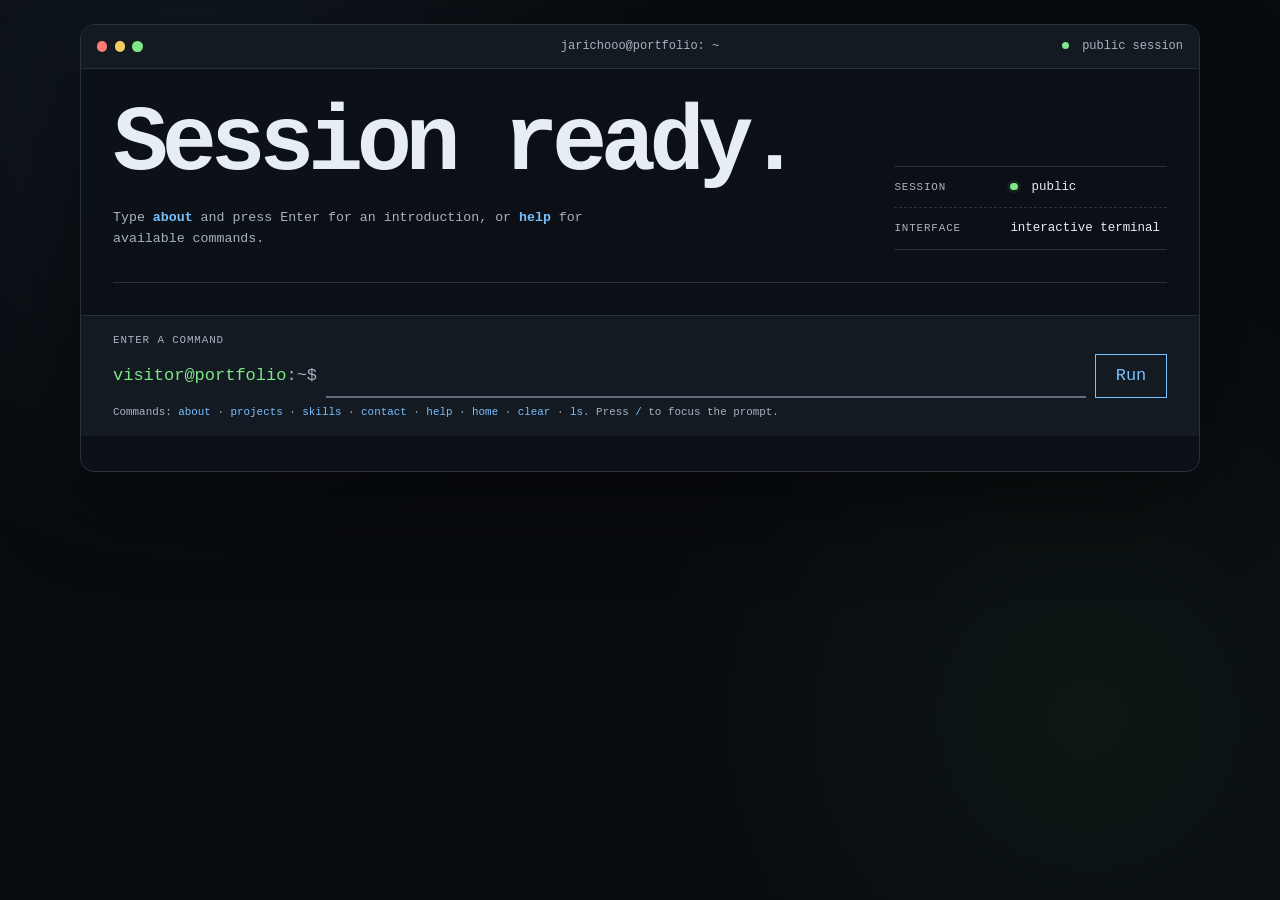
<file: index.html>
<!doctype html>
<html lang="en">
  <head>
    <meta charset="utf-8">
    <meta name="viewport" content="width=device-width, initial-scale=1">
    <meta name="description" content="Joshua Jericho D. Barja's developer portfolio, presented as an accessible Linux terminal.">
    <meta name="theme-color" content="#080b0f">
    <title>Joshua Barja — Developer Portfolio</title>
    <link rel="stylesheet" href="styles.css?v=welcome-screen">
    <script src="app.js?v=command-pop" defer></script>
  </head>
  <body>
    <a class="skip-link" href="#terminal-input">Skip to command prompt</a>

    <main class="site-shell">
      <section class="terminal" id="terminal" aria-label="Interactive portfolio terminal">
        <div class="terminal-bar">
          <div class="window-controls" aria-hidden="true">
            <span></span><span></span><span></span>
          </div>
          <p>jarichooo@portfolio: ~</p>
          <span class="connection-state"><i aria-hidden="true"></i> public session</span>
        </div>

        <div class="output" id="output" role="region" aria-label="Current command output">
          <section class="welcome" aria-labelledby="welcome-title">
            <div class="welcome-layout">
              <div class="welcome-intro">
                <h1 id="welcome-title">Session ready.</h1>
                <p class="welcome-hint">Type <code>about</code> and press Enter for an introduction, or <code>help</code> for available commands.</p>
              </div>
              <dl class="welcome-session" aria-label="Session details">
                <div>
                  <dt>Session</dt>
                  <dd><i aria-hidden="true"></i> public</dd>
                </div>
                <div>
                  <dt>Interface</dt>
                  <dd>interactive terminal</dd>
                </div>
              </dl>
            </div>
          </section>
        </div>

        <form class="prompt" id="command-form">
          <label for="terminal-input">Enter a command</label>
          <div class="prompt-row">
            <span aria-hidden="true"><b>visitor@portfolio</b>:~$</span>
            <div class="command-input">
              <input id="terminal-input" name="command" type="text" inputmode="text" autocomplete="off" spellcheck="false" placeholder=" " aria-describedby="prompt-help">
              <span class="terminal-cursor" aria-hidden="true"></span>
            </div>
            <button type="submit">Run<span class="sr-only"> command</span></button>
          </div>
          <p id="prompt-help">Commands: <code>about</code> · <code>projects</code> · <code>skills</code> · <code>contact</code> · <code>help</code> · <code>home</code> · <code>clear</code> · <code>ls</code>. Press <code>/</code> to focus the prompt.</p>
        </form>
      </section>

    </main>

    <p class="sr-only" id="announcer" aria-live="polite" aria-atomic="true"></p>

    <noscript>
      <section class="no-script">
        <h2>JavaScript is off</h2>
        <p>This interactive portfolio needs JavaScript for terminal commands. You can still view Joshua’s public work on <a href="https://github.com/jarichooo">GitHub</a>.</p>
      </section>
    </noscript>
  </body>
</html>
</file>
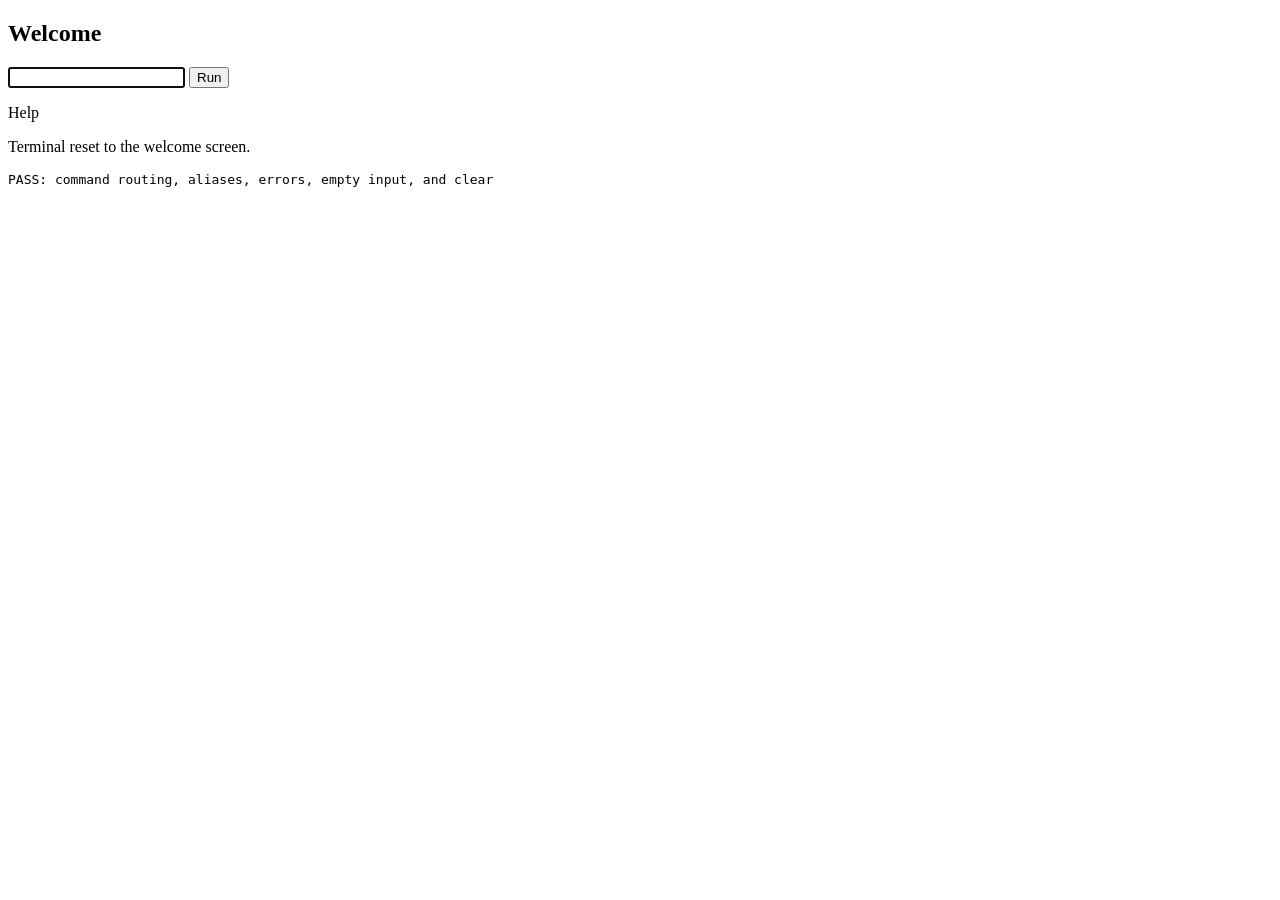
<file: tests/app_logic_test.html>
<!doctype html>
<meta charset="utf-8">
<title>Portfolio command checks</title>
<div id="output">
  <section class="welcome"><h1>Welcome</h1></section>
</div>
<form id="command-form">
  <input id="terminal-input" aria-describedby="prompt-help">
  <button type="submit">Run</button>
</form>
<p id="prompt-help">Help</p>
<p id="announcer"></p>
<pre id="test-results">Running…</pre>

<script>
  const fixture = [{
    id: "sample",
    title: "Sample project",
    repo: "https://github.com/jarichooo/sample",
    summary: "Fixture summary",
    stack: ["JavaScript"],
    status: "Fixture",
    contribution: "Fixture contribution",
    why: "Fixture reason",
    limitations: "Fixture limit",
    sources: [{ label: "Source", url: "https://github.com/jarichooo/sample" }]
  }];
  window.fetch = () => Promise.resolve({ ok: true, json: () => Promise.resolve(fixture) });
</script>
<script src="../app.js"></script>
<script>
  window.setTimeout(() => {
    const results = document.querySelector("#test-results");
    const input = document.querySelector("#terminal-input");
    const form = document.querySelector("#command-form");
    const submit = (command) => {
      input.value = command;
      form.dispatchEvent(new Event("submit", { bubbles: true, cancelable: true }));
      if (document.activeElement !== input) throw new Error(`Input lost focus after command: ${command}`);
    };
    const check = (condition, message) => {
      if (!condition) throw new Error(message);
    };

    try {
      check(!document.querySelector(".project-card"), "landing waits for a command");
      submit("about");
      check(document.querySelector(".result:last-child").textContent.includes("fourth-year Computer Science student at Camarines Sur Polytechnic Colleges"), "typed about reveals introduction");
      submit("contact");
      check(document.querySelector('a[href="mailto:barjajoshuajericho@gmail.com"]'), "email opens mail client");
      check(document.querySelector('a[href="https://www.linkedin.com/in/joshua-jericho-barja-27b878286"]'), "LinkedIn contact");
      submit("help");
      check(document.querySelector(".result:last-child h2").textContent === "Available commands", "typed help");
      check(!document.querySelector(".result").textContent.includes("open <"), "help stays free of technical open syntax");
      document.querySelector('.command-menu [data-command="about"]').click();
      check(document.activeElement === input && document.querySelector('.result h2').textContent === 'About Joshua', "help actions keep focus in the prompt");
      submit("skills");
      check(["Python", "Linux systems", "IoT devices", "Basic networking"].every((skill) => document.querySelector(".result").textContent.includes(skill)), "skills reflect the owner's stated skills");
      submit("ls");
      check(document.querySelector(".result:last-child h2").textContent === "Portfolio sections", "section listing");
      submit("open 1");
      check(document.querySelector(".result:last-child h2").textContent === "Sample project", "number lookup");
      check(document.querySelectorAll('.project-disclosure').length === 4, "project evidence remains available in disclosures");
      check(!document.querySelector('.project-disclosure[open]'), "project details start compact");
      check(document.querySelectorAll(".result").length === 1 && !document.querySelector(".welcome"), "project replaces help and welcome");
      submit("open sample");
      check(document.querySelectorAll(".result").length === 1, "opening another project closes the previous output");
      submit("open Sample project");
      check(document.querySelector(".result:last-child h2").textContent === "Sample project", "project title lookup");
      document.querySelector('[data-command="projects"]').click();
      check(document.activeElement === input, "project button returns focus to input");
      check(document.querySelector(".result:last-child h2").textContent === "Selected public projects", "back to project list");
      submit("work");
      check(document.querySelector(".result:last-child h2").textContent === "Selected public projects", "work alias");
      check(document.querySelectorAll(".project-card").length === 1, "projects appear after command");
      submit("nope");
      check(document.querySelector(".result:last-child .error").textContent.includes("Command not found"), "unknown command");
      submit("constructor");
      check(document.querySelector(".result:last-child .error").textContent.includes("Command not found"), "inherited names are not commands");
      submit("");
      check(document.querySelector(".result:last-child h2").textContent === "Enter a command", "empty command hint");
      check(document.querySelectorAll(".result").length === 1, "empty input replaces previous output");
      submit("home");
      check(document.querySelector(".welcome") && !document.querySelector(".result"), "home restores first screen");
      check(document.activeElement === input, "home returns focus to prompt");
      submit("about");
      submit("clear");
      check(document.querySelector(".welcome") && !document.querySelector(".result"), "clear restores welcome");
      check(!document.querySelector(".project-card"), "clear restores command-first landing");
      input.blur();
      document.body.dispatchEvent(new KeyboardEvent("keydown", { key: "/", bubbles: true }));
      check(document.activeElement === input, "slash shortcut still focuses input");
      results.textContent = "PASS: command routing, aliases, errors, empty input, and clear";
    } catch (error) {
      results.textContent = `FAIL: ${error.message}`;
      throw error;
    }
  }, 0);
</script>
</file>
<file: styles.css>
:root {
  color-scheme: dark;
  --bg: #080b0f;
  --surface: #0d1117;
  --raised: #131a22;
  --line: #26313d;
  --control-line: #5e6f7f;
  --text: #e6edf3;
  --muted: #a8b3bf;
  --green: #7ee787;
  --cyan: #79c0ff;
  --amber: #f2cc60;
  --red: #ff7b72;
  --mono: ui-monospace, SFMono-Regular, Consolas, "Liberation Mono", monospace;
}

* {
  box-sizing: border-box;
}

html {
  min-width: 320px;
  scroll-behavior: smooth;
}

body {
  min-height: 100vh;
  margin: 0;
  color: var(--text);
  background:
    radial-gradient(circle at 15% 10%, rgba(121, 192, 255, 0.07), transparent 30rem),
    radial-gradient(circle at 85% 80%, rgba(126, 231, 135, 0.05), transparent 28rem),
    var(--bg);
  font: clamp(15px, 1.4vw, 17px)/1.55 var(--mono);
}

button,
input {
  font: inherit;
}

a {
  color: var(--cyan);
  overflow-wrap: anywhere;
  text-underline-offset: 0.2em;
}

a:hover {
  color: var(--text);
}

button {
  color: inherit;
}

:focus-visible {
  outline: 2px solid var(--green);
  outline-offset: 3px;
}

.skip-link {
  position: fixed;
  z-index: 10;
  top: 0.75rem;
  left: 0.75rem;
  padding: 0.65rem 0.9rem;
  color: var(--bg);
  background: var(--cyan);
  transform: translateY(-150%);
}

.skip-link:focus {
  transform: translateY(0);
}

.site-shell {
  width: min(1120px, calc(100% - 3rem));
  margin: 0 auto;
  padding: 1.5rem 0 2rem;
}

.terminal {
  min-height: 28rem;
  overflow: hidden;
  border: 1px solid var(--line);
  border-radius: 14px;
  background: rgba(13, 17, 23, 0.98);
  box-shadow: 0 30px 90px rgba(0, 0, 0, 0.45);
  animation: reveal 360ms ease-out;
  transition: border-color 180ms ease;
}

.terminal:focus-within { border-color: var(--control-line); }

.terminal-bar {
  display: grid;
  grid-template-columns: 1fr auto 1fr;
  align-items: center;
  min-height: 44px;
  padding: 0 1rem;
  border-bottom: 1px solid var(--line);
  background: var(--raised);
  color: var(--muted);
  font-size: 0.75rem;
}

.terminal-bar p {
  margin: 0;
  text-align: center;
}

.window-controls {
  display: flex;
  gap: 0.45rem;
}

.window-controls span {
  width: 0.65rem;
  height: 0.65rem;
  border-radius: 50%;
  background: var(--muted);
}

.window-controls span:first-child { background: var(--red); }
.window-controls span:nth-child(2) { background: var(--amber); }
.window-controls span:last-child { background: var(--green); }

.connection-state {
  justify-self: end;
}

.connection-state i {
  display: inline-block;
  width: 0.45rem;
  height: 0.45rem;
  margin-right: 0.35rem;
  border-radius: 50%;
  background: var(--green);
}

.eyebrow {
  margin: 0 0 0.35rem;
  color: var(--amber);
  font-size: 0.7rem;
  font-weight: 700;
  letter-spacing: 0.12em;
  text-transform: uppercase;
}

.featured h2 {
  margin: 0;
  font-size: 1.1rem;
  font-weight: 700;
}

.text-command {
  min-height: 44px;
  border: 1px solid var(--control-line);
  background: transparent;
  cursor: pointer;
}

.text-command:hover {
  border-color: var(--cyan);
  background: rgba(121, 192, 255, 0.06);
}

.output {
  overflow-wrap: anywhere;
  padding: clamp(1.25rem, 4vw, 2rem);
}

.featured {
  max-width: 72ch;
  margin-inline: auto;
}

.welcome {
  width: 100%;
  padding-bottom: clamp(1.25rem, 4vw, 2rem);
  border-bottom: 1px solid var(--line);
  animation: reveal 260ms ease-out;
}

.welcome-layout {
  display: grid;
  grid-template-columns: minmax(0, 1fr) minmax(15rem, 0.38fr);
  gap: clamp(1.5rem, 5vw, 4rem);
  align-items: end;
}

.welcome-intro {
  min-width: 0;
  animation: reveal 320ms 70ms ease-out backwards;
}

.welcome-session {
  margin: 0;
  border-top: 1px solid var(--line);
  border-bottom: 1px solid var(--line);
  animation: reveal 320ms 140ms ease-out backwards;
}

.welcome-session > div {
  display: grid;
  grid-template-columns: 6.5rem minmax(0, 1fr);
  gap: 0.75rem;
  align-items: baseline;
  padding: 0.65rem 0;
}

.welcome-session > div + div {
  border-top: 1px dashed var(--line);
}

.welcome-session dt {
  color: var(--muted);
  font-size: 0.68rem;
  letter-spacing: 0.08em;
  text-transform: uppercase;
}

.welcome-session dd {
  margin: 0;
  color: var(--text);
  font-size: 0.78rem;
}

.welcome-session i {
  display: inline-block;
  width: 0.45rem;
  height: 0.45rem;
  margin-right: 0.4rem;
  border-radius: 50%;
  background: var(--green);
  box-shadow: 0 0 0 3px rgba(126, 231, 135, 0.08);
}

.command-line,
.result-command {
  margin: 0 0 1.75rem;
  color: var(--muted);
  font-size: 0.78rem;
}

.command-line span,
.result-command span,
.prompt-row b {
  color: var(--green);
  font-weight: 500;
}

.welcome h1 {
  margin: 0;
  font-size: clamp(2.6rem, 7.5vw, 5.75rem);
  font-weight: 700;
  letter-spacing: -0.07em;
  line-height: 0.95;
}

.welcome-copy {
  max-width: 62ch;
  margin: 1.35rem 0 0.65rem;
  color: var(--muted);
}

.welcome-copy strong {
  color: var(--text);
}

.welcome-hint {
  max-width: 66ch;
  margin: 1.25rem 0 0;
  color: var(--muted);
  font-size: 0.83rem;
}

.welcome-hint code {
  color: var(--cyan);
  font-weight: 700;
}

code {
  color: var(--cyan);
  font: inherit;
  overflow-wrap: anywhere;
}

.featured {
  padding-top: 1.75rem;
}

.section-heading {
  display: flex;
  align-items: end;
  justify-content: space-between;
  gap: 1rem;
  margin-bottom: 1rem;
}

.section-heading > span {
  color: var(--muted);
  font-size: 0.75rem;
}

.project-list {
  margin-top: 0.9rem;
  border-top: 1px solid var(--line);
}

.project-card {
  position: relative;
  padding: 1.1rem 0 1.1rem 3rem;
  border-bottom: 1px solid var(--line);
  animation: reveal 240ms ease-out backwards;
  animation-delay: var(--reveal-delay, 0ms);
}

.project-meta {
  display: grid;
  grid-template-columns: minmax(0, 1fr) auto;
  gap: 0.75rem;
  align-items: baseline;
}

.project-index,
.project-status {
  color: var(--muted);
  font-size: 0.7rem;
}

.project-index {
  position: absolute;
  top: 1.25rem;
  left: 0;
  color: var(--green);
}

.project-status {
  padding: 0.1rem 0.4rem;
  border: 1px solid var(--line);
  white-space: nowrap;
}

.project-card h3 {
  margin: 0;
  color: var(--text);
  font-size: 1.05rem;
}

.project-card > p {
  margin: 0.45rem 0 0.7rem;
  color: var(--muted);
  font-size: 0.82rem;
}

.stack {
  display: flex;
  flex-wrap: wrap;
  gap: 0.35rem;
}

.stack span,
.tag-list li {
  padding: 0.12rem 0.4rem;
  border: 1px solid var(--line);
  color: var(--green);
  font-size: 0.7rem;
}

.project-link {
  min-height: 44px;
  margin: 0.45rem 0 -0.45rem;
  padding: 0;
  border: 0;
  color: var(--cyan);
  background: transparent;
  cursor: pointer;
  font-size: 0.75rem;
  text-decoration: underline;
  text-underline-offset: 0.25em;
  transition: color 160ms ease, transform 160ms ease;
}

.project-link::after { content: "  →"; }
.project-link:hover { color: var(--green); transform: translateX(3px); }

.prompt {
  padding: 1rem clamp(1rem, 4vw, 2rem) calc(1rem + env(safe-area-inset-bottom));
  border-top: 1px solid var(--line);
  background: var(--raised);
}

.prompt > label {
  display: block;
  margin-bottom: 0.35rem;
  color: var(--muted);
  font-size: 0.68rem;
  letter-spacing: 0.08em;
  text-transform: uppercase;
}

.prompt-row {
  display: flex;
  align-items: center;
  gap: 0.55rem;
}

.prompt-row > span {
  flex: 0 0 auto;
  color: var(--muted);
  white-space: nowrap;
}

.command-input {
  position: relative;
  display: flex;
  flex: 1;
  min-width: 0;
}

.command-input input { width: 100%; }

.terminal-cursor {
  display: none;
  position: absolute;
  top: 50%;
  left: 2px;
  width: 0.65ch;
  height: 1.1em;
  margin-top: -0.55em;
  background: var(--green);
  pointer-events: none;
  animation: cursor 1s steps(1, end) infinite;
}

.command-input input:placeholder-shown { caret-color: transparent; }
.command-input input:focus:placeholder-shown + .terminal-cursor { display: block; }

.prompt-row input {
  min-width: 0;
  min-height: 44px;
  flex: 1;
  border: 0;
  border-bottom: 2px solid var(--control-line);
  border-radius: 0;
  color: var(--text);
  background: transparent;
  caret-color: var(--green);
}

.prompt-row input:focus {
  border-color: var(--green);
}

.prompt-row input:focus-visible {
  outline: none;
  border-color: var(--green);
}

.prompt-row button {
  min-width: 4.5rem;
  min-height: 44px;
  padding: 0.35rem 0.7rem;
  border: 1px solid var(--cyan);
  color: var(--cyan);
  background: transparent;
  cursor: pointer;
  transition: color 160ms ease, background-color 160ms ease;
}

.prompt-row button:hover {
  color: var(--bg);
  background: var(--cyan);
}

.prompt > p {
  margin: 0.35rem 0 0;
  color: var(--muted);
  font-size: 0.68rem;
}

.result {
  animation: reveal 220ms ease-out;
}

.result:focus { outline: none; }

.result-command {
  margin-bottom: 1.25rem;
}

.result-header {
  display: grid;
  grid-template-columns: minmax(0, 1fr) auto;
  gap: 0.5rem 1rem;
  align-items: baseline;
  padding-bottom: 0.75rem;
  border-bottom: 1px solid var(--line);
}

.result-header h2 {
  grid-column: 1;
  grid-row: 1;
  margin: 0;
  font-size: clamp(1.2rem, 3vw, 1.55rem);
  line-height: 1.25;
}

.result .result-context {
  grid-column: 2;
  grid-row: 1;
  margin: 0;
  color: var(--amber);
  font-size: 0.68rem;
  letter-spacing: 0.08em;
  text-transform: uppercase;
}

.result h3 {
  margin: 1.15rem 0 0.4rem;
  color: var(--amber);
  font-size: 0.78rem;
  letter-spacing: 0.08em;
  text-transform: uppercase;
}

.result p {
  margin: 0.5rem 0;
  color: var(--muted);
}

.result ul {
  margin: 0.5rem 0 0;
  padding-left: 1.4rem;
}

.result li + li {
  margin-top: 0.35rem;
}

.result .command-menu {
  display: grid;
  grid-template-columns: repeat(2, minmax(0, 1fr));
  gap: 0.55rem;
  margin-top: 1rem;
  padding: 0;
  list-style: none;
}

.command-menu-button,
.section-link {
  display: grid;
  grid-template-columns: 7rem minmax(0, 1fr);
  width: 100%;
  min-height: 52px;
  padding: 0.65rem 0.8rem;
  border: 1px solid var(--control-line);
  color: var(--muted);
  background: rgba(19, 26, 34, 0.38);
  text-align: left;
  cursor: pointer;
  transition: border-color 160ms ease, background-color 160ms ease, transform 160ms ease;
}

.command-menu-button code,
.section-link code {
  color: var(--green);
  font-weight: 700;
}

.command-menu-button:hover,
.section-link:hover {
  border-color: var(--cyan);
  background: rgba(121, 192, 255, 0.06);
  transform: translateY(-1px);
}

.text-command {
  min-height: 44px;
  padding: 0.45rem 0.65rem;
  color: var(--cyan);
}

.command-action {
  min-height: 44px;
  padding: 0.45rem 0.7rem;
  border: 1px solid var(--cyan);
  color: var(--cyan);
  background: transparent;
  cursor: pointer;
}

.command-action:hover {
  color: var(--bg);
  background: var(--cyan);
}

.result-toolbar {
  margin-top: 0.75rem;
}

.result-summary {
  font-size: 0.78rem;
}

.about-profile {
  display: grid;
  grid-template-columns: minmax(0, 1fr) minmax(13rem, 0.36fr);
  gap: clamp(1rem, 4vw, 2.5rem);
  padding: 1rem 0;
}

.about-profile > p {
  margin: 0;
  color: var(--text);
  font-size: clamp(0.95rem, 1.8vw, 1.08rem);
  line-height: 1.7;
}

.about-focus {
  margin: 0;
  padding-left: 1rem;
  border-left: 2px solid var(--green);
}

.about-focus dt {
  color: var(--muted);
  font-size: 0.68rem;
  letter-spacing: 0.08em;
  text-transform: uppercase;
}

.about-focus dd {
  margin: 0.3rem 0 0;
  color: var(--green);
}

.project-lead {
  color: var(--text) !important;
  font-size: 1rem;
}

.project-tools {
  margin: 1rem 0;
}

.project-disclosures {
  margin-top: 1rem;
  border-top: 1px solid var(--line);
}

.project-disclosure {
  border-bottom: 1px solid var(--line);
}

.project-disclosure summary {
  position: relative;
  min-height: 46px;
  padding: 0.7rem 2rem 0.7rem 0;
  color: var(--text);
  cursor: pointer;
  list-style: none;
}

.project-disclosure summary::-webkit-details-marker { display: none; }

.project-disclosure summary::after {
  position: absolute;
  top: 0.7rem;
  right: 0.25rem;
  color: var(--green);
  content: "+";
}

.project-disclosure[open] summary::after { content: "−"; }

.disclosure-body {
  padding: 0 2rem 0.85rem 0;
}

.disclosure-body > p {
  margin: 0;
}

.source-list {
  display: grid;
  grid-template-columns: repeat(2, minmax(0, 1fr));
  gap: 0.45rem 1rem;
  margin: 0 !important;
  padding-left: 1.2rem !important;
}

.repo-link {
  margin-top: 1rem !important;
}

.skills-overview {
  padding-top: 1rem;
}

.skills-overview > .muted {
  margin-top: 0.9rem;
  font-size: 0.75rem;
}

.contact-list,
.section-list {
  margin: 1rem 0 0 !important;
  padding: 0 !important;
  list-style: none;
}

.contact-list li {
  display: grid;
  grid-template-columns: 7rem minmax(0, 1fr) auto;
  gap: 0.75rem;
  align-items: center;
  min-height: 54px;
  padding: 0.65rem 0;
  border-bottom: 1px solid var(--line);
}

.contact-list li:first-child { border-top: 1px solid var(--line); }

.contact-list a {
  display: inline-flex;
  align-items: center;
  min-height: 44px;
}

.contact-label {
  color: var(--muted);
  font-size: 0.72rem;
  letter-spacing: 0.06em;
  text-transform: uppercase;
}

.contact-arrow { color: var(--green); }

.section-list {
  display: grid;
  grid-template-columns: repeat(2, minmax(0, 1fr));
  gap: 0.55rem;
}

.state-message {
  margin-top: 1rem;
  padding: 0.9rem 1rem;
  border-left: 2px solid var(--red);
  background: rgba(255, 123, 114, 0.05);
}

.state-message > :first-child { margin-top: 0; }
.state-message > :last-child { margin-bottom: 0; }

.tag-list {
  display: flex;
  flex-wrap: wrap;
  gap: 0.45rem;
  padding: 0 !important;
  list-style: none;
}

.error { color: var(--red) !important; }
.muted { color: var(--muted); }

.no-script {
  position: fixed;
  z-index: 20;
  right: 1rem;
  bottom: 1rem;
  left: 1rem;
  padding: 1rem;
  border: 1px solid var(--amber);
  color: var(--text);
  background: var(--raised);
}

.no-script h2,
.no-script p { margin: 0; }
.no-script p { margin-top: 0.25rem; }

.sr-only {
  position: absolute;
  width: 1px;
  height: 1px;
  padding: 0;
  margin: -1px;
  overflow: hidden;
  clip: rect(0, 0, 0, 0);
  white-space: nowrap;
  border: 0;
}

@keyframes reveal {
  from { opacity: 0; transform: translateY(6px); }
}

@keyframes cursor { 50% { opacity: 0; } }

@media (max-width: 760px) {
  .welcome-layout {
    grid-template-columns: 1fr;
    gap: 1.5rem;
    align-items: start;
  }

  .welcome-session {
    display: grid;
    grid-template-columns: repeat(2, minmax(0, 1fr));
  }

  .welcome-session > div + div {
    padding-left: 1rem;
    border-top: 0;
    border-left: 1px dashed var(--line);
  }

  .about-profile { grid-template-columns: 1fr; }

  .about-focus {
    padding-top: 0.75rem;
    padding-left: 0;
    border-top: 2px solid var(--green);
    border-left: 0;
  }

  .project-meta { grid-template-columns: 1fr; }
  .project-status { justify-self: start; }

  .source-list { grid-template-columns: 1fr; }
}

@media (max-width: 480px) {
  .site-shell {
    width: 100%;
    padding: 0;
  }

  .terminal {
    min-height: 24rem;
    border-right: 0;
    border-left: 0;
    border-radius: 0;
  }

  .terminal-bar {
    grid-template-columns: auto 1fr;
  }

  .terminal-bar p {
    text-align: right;
  }

  .connection-state {
    display: none;
  }

  .welcome h1 {
    font-size: clamp(2.35rem, 13vw, 4rem);
  }

  .welcome-session {
    grid-template-columns: 1fr;
  }

  .welcome-session > div + div {
    padding-left: 0;
    border-top: 1px dashed var(--line);
    border-left: 0;
  }

  .prompt-row {
    flex-wrap: wrap;
  }

  .prompt-row > span {
    width: 100%;
  }

  .result .command-menu {
    grid-template-columns: 1fr;
  }

  .result-header { grid-template-columns: 1fr; }

  .result .result-context {
    grid-column: 1;
    grid-row: 2;
  }

  .section-list { grid-template-columns: 1fr; }

  .command-menu-button,
  .section-link { grid-template-columns: 6.5rem minmax(0, 1fr); }

  .contact-list li {
    grid-template-columns: 1fr auto;
    gap: 0.2rem 0.75rem;
  }

  .contact-label { grid-column: 1 / -1; }
}

@media (prefers-reduced-motion: reduce) {
  html { scroll-behavior: auto; }
  .terminal, .welcome, .welcome-intro, .welcome-session, .result, .project-card, .terminal-cursor { animation: none; }
  .terminal, .project-link, .prompt-row button, .command-menu-button, .section-link { transition: none; }
  .project-link:hover, .command-menu-button:hover, .section-link:hover { transform: none; }
}
</file>
